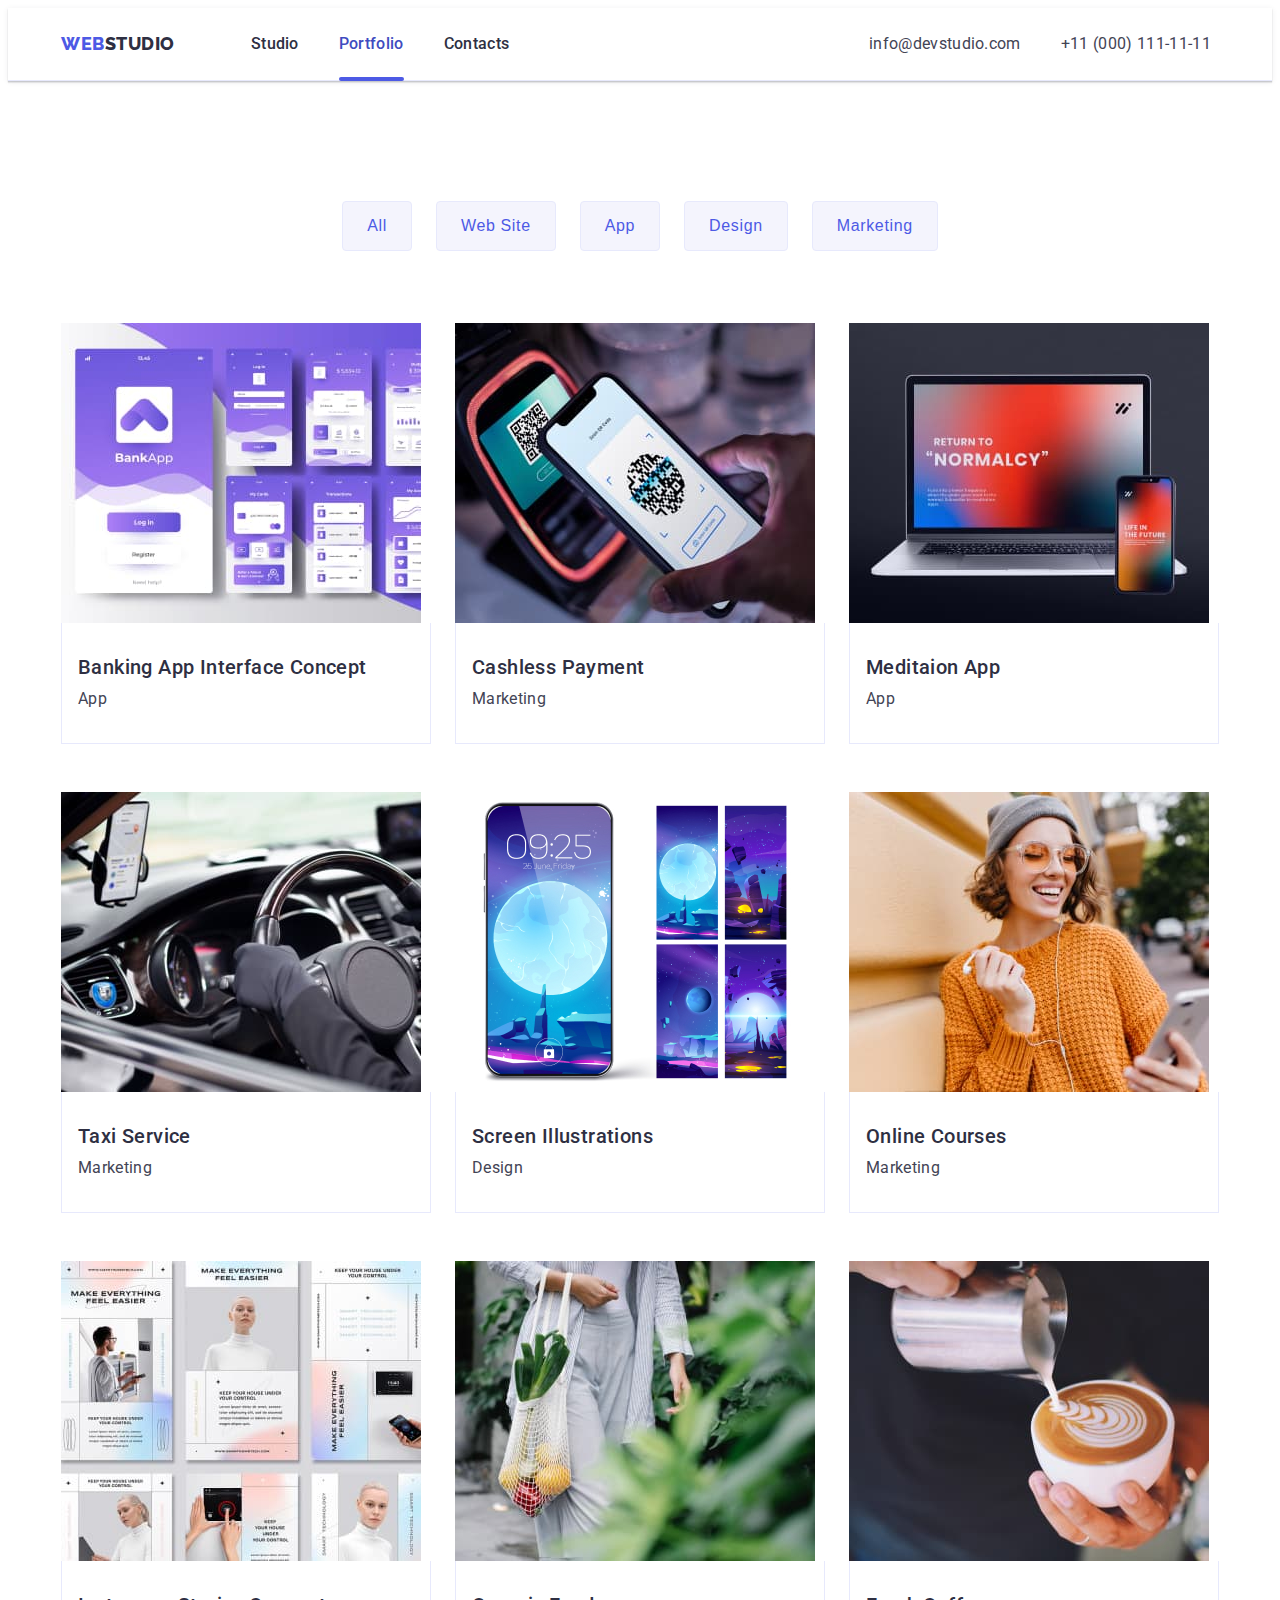
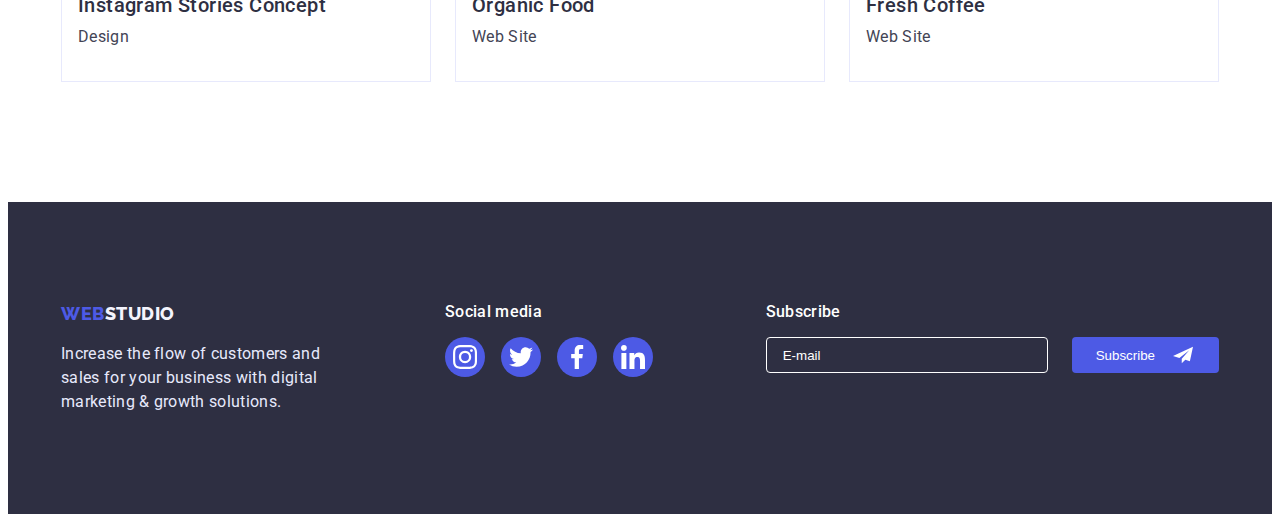
<file: portfolio.html>
<!DOCTYPE html>
<html lang="en">

<head>
    <meta charset="UTF-8">
    <meta http-equiv="X-UA-Compatible" content="IE=edge">
    <meta name="viewport" content="width=device-width, initial-scale=1.0">
    <title>Портфоліо</title>
    <link rel="preconnect" href="https://fonts.googleapis.com">
    <link rel="preconnect" href="https://fonts.gstatic.com" crossorigin>
    <link
        href="https://fonts.googleapis.com/css2?family=Raleway:wght@800&family=Roboto:wght@400;500;700;900&display=swap"
        rel="stylesheet">
    <link rel="stylesheet" href="https://cdnjs.cloudflare.com/ajax/libs/modern-normalize/1.1.0/modern-normalize.min.css"
        integrity="sha512-wpPYUAdjBVSE4KJnH1VR1HeZfpl1ub8YT/NKx4PuQ5NmX2tKuGu6U/JRp5y+Y8XG2tV+wKQpNHVUX03MfMFn9Q=="
        crossorigin="anonymous" referrerpolicy="no-referrer" />
    <link rel="stylesheet" href="./css/styles.css">

</head>


<body>
    <!-- Header -->


    <header>
        <div class="container ">
            <div class="header-container">
                <a href="index.html" class="link  logo logo-mob">WEB<span class="logo-part">STUDIO</span></a>
                <button class="mobile-but js-open-menu" type="button">
                    <svg class="burger-icon" width="30px" height="30px">
                        </symbol>
                        <use href="./img/icons.svg#icon-menu-hamburger"></use>
                    </svg>
                </button>

                <nav>
                    <ul class="list nav">
                        <li>
                            <a href="index.html" class="list nav-link  ">Studio</a>
                        </li>
                        <li>
                            <a href="portfolio.html" class="list nav-link active">Portfolio</a>

                        </li>
                        <li>
                            <a href="#" class="list nav-link ">Contacts</a>
                        </li>
                    </ul>
                </nav>


                <address class="address">
                    <ul class=" list contact">
                        <li>
                            <a href="mailto:info@devstudio.com" class=" contact-link">info@devstudio.com</a>
                        </li>
                        <li>
                            <a href="tel:+110001111111" class=" contact-link">+11 (000) 111-11-11</a>
                        </li>
                    </ul>

                </address>

            </div>
        </div>

    </header>

    <main>
        <section class="section">
            <div class="container">
                <h1 class="visually-hidden">Our services</h1>


                <ul class="list but">
                    <li>
                        <button type="button" class="list-but cursor">All</button>
                    </li>
                    <li>
                        <button type="button" class="list-but cursor">Web Site</button>
                    </li>
                    <li>
                        <button type="button" class="list-but cursor">App</button>
                    </li>
                    <li>
                        <button type="button" class="list-but cursor">Design</button>
                    </li>
                    <li>
                        <button type="button" class="list-but but-item cursor">Marketing</button>
                    </li>

                </ul>

                <ul class="list services">
                    <li class="services-item">
                        <a class="services-item-link" href="">
                            <div class="services-item-img">
                                <img class="" src="./img/services/imgbankapp.jpg" alt="Banking" width="360">
                                <div class="overlay">
                                    <p class="overlay-text">
                                        14 Stylish and User-Friendly App Design Concepts · Task Manager App · Calorie
                                        Tracker App · Exotic Fruit Ecommerce App ·
                                        Cloud Storage App
                                    </p>
                                </div>
                            </div>
                            <div class="service-border">
                                <h2 class="services-naam">Banking App Interface Concept</h2>
                                <p class="services-specifics">App</p>
                            </div>
                        </a>
                    </li>
                    <li class="services-item">
                        <a class="services-item-link" href="">
                            <div class="services-item-img">
                                <img class="services-img" src="./img/services/imggsm.jpg" alt="GSM" width="360">
                                <div class="overlay">
                                    <p class="overlay-text">
                                        14 Stylish and User-Friendly App Design Concepts · Task Manager App · Calorie
                                        Tracker App · Exotic Fruit Ecommerce App ·
                                        Cloud Storage App
                                    </p>
                                </div>
                            </div>
                            <div class="service-border">
                                <h2 class="services-naam">Cashless Payment</h2>
                                <p class="services-specifics">Marketing</p>
                            </div>
                        </a>

                    </li>
                    <li class="services-item">
                        <a class="services-item-link" href="">
                            <div class="services-item-img">
                                <img src="./img/services/imglaptop.jpg" alt="laptop" width="360">
                                <div class="overlay">
                                    <p class="overlay-text">
                                        14 Stylish and User-Friendly App Design Concepts · Task Manager App · Calorie
                                        Tracker App · Exotic Fruit Ecommerce App ·
                                        Cloud Storage App
                                    </p>
                                </div>
                            </div>
                            <div class="service-border">
                                <h2 class="services-naam">Meditaion App</h2>
                                <p class="services-specifics">App</p>
                            </div>
                        </a>
                    </li>


                    <li class="services-item">
                        <a class="services-item-link" href="">
                            <div class="services-item-img">
                                <img src="./img/services/imgauto.jpg" alt="auto" width="360">
                                <div class="overlay">
                                    <p class="overlay-text">
                                        14 Stylish and User-Friendly App Design Concepts · Task Manager App · Calorie
                                        Tracker App · Exotic Fruit Ecommerce App ·
                                        Cloud Storage App
                                    </p>
                                </div>
                            </div>
                            <div class="service-border">
                                <h2 class="services-naam">Taxi Service</h2>
                                <p class="services-specifics">Marketing</p>
                            </div>
                        </a>
                    </li>
                    <li class="services-item">
                        <a class="services-item-link" href="">
                            <div class="services-item-img">
                                <img src="./img/services/imgtelefon.jpg" alt="Screen" width="360">
                                <div class="overlay">
                                    <p class="overlay-text">
                                        14 Stylish and User-Friendly App Design Concepts · Task Manager App · Calorie
                                        Tracker App · Exotic Fruit Ecommerce App ·
                                        Cloud Storage App
                                    </p>
                                </div>
                            </div>
                            <div class="service-border">
                                <h2 class="services-naam">Screen Illustrations</h2>
                                <p class="services-specifics">Design</p>
                            </div>
                        </a>
                    </li>
                    <li class="services-item">
                        <a class="services-item-link" href="">
                            <div class="services-item-img">
                                <img src="./img/services/imggirlgms.jpg" alt="Girl gsm" width="360">
                                <div class="overlay">
                                    <p class="overlay-text">
                                        14 Stylish and User-Friendly App Design Concepts · Task Manager App · Calorie
                                        Tracker App · Exotic Fruit Ecommerce App ·
                                        Cloud Storage App
                                    </p>
                                </div>
                            </div>
                            <div class="service-border">
                                <h2 class="services-naam">Online Courses</h2>
                                <p class="services-specifics">Marketing</p>
                            </div>
                        </a>
                    </li>


                    <li class="services-item">
                        <a class="services-item-link" href="">
                            <div class="services-item-img">
                                <img src="./img/services/imgmake.jpg" alt="Instagram " width="360">
                                <div class="overlay">
                                    <p class="overlay-text">
                                        14 Stylish and User-Friendly App Design Concepts · Task Manager App · Calorie
                                        Tracker App · Exotic Fruit Ecommerce App ·
                                        Cloud Storage App
                                    </p>
                                </div>
                            </div>
                            <div class="service-border">
                                <h2 class="services-naam">Instagram Stories Concept</h2>
                                <p class="services-specifics">Design</p>
                            </div>
                        </a>
                    </li>
                    <li class="services-item">
                        <a class="services-item-link" href="">
                            <div class="services-item-img">
                                <img src="./img/services/imgvegetables.jpg" alt="Organic" width="360">
                                <div class="overlay">
                                    <p class="overlay-text">
                                        14 Stylish and User-Friendly App Design Concepts · Task Manager App · Calorie
                                        Tracker App · Exotic Fruit Ecommerce App ·
                                        Cloud Storage App
                                    </p>
                                </div>
                            </div>
                            <div class="service-border">
                                <h2 class="services-naam">Organic Food</h2>
                                <p class="services-specifics">Web Site</p>
                            </div>
                        </a>
                    </li>
                    <li class="services-item">
                        <a class="services-item-link" href="">
                            <div class="services-item-img">
                                <img src="./img/services/imgcoffe.jpg" alt="Coffee" width="360">
                                <div class="overlay">
                                    <p class="overlay-text">
                                        14 Stylish and User-Friendly App Design Concepts · Task Manager App · Calorie
                                        Tracker App · Exotic Fruit Ecommerce App ·
                                        Cloud Storage App
                                    </p>
                                </div>
                            </div>

                            <div class="service-border">
                                <h2 class="services-naam">Fresh Coffee</h2>
                                <p class="services-specifics">Web Site</p>
                            </div>
                        </a>
                    </li>

                </ul>
            </div>

        </section>

    </main>

    <footer class="foot">
        <div class="container">
            <div class="footer-list-container">
                <div class="foot-div">
                    <div class="footer-list1">

                        <a href="index.html" class="link logo ">WEB<span class="logo-part-foot">STUDIO</span></a>

                        <p class="foot-info">Increase the flow of customers and sales for your business with digital
                            marketing &
                            growth solutions.</p>
                    </div>
                    <div class="foot-content">
                        <p class="footer-text">Social media</p>
                        <ul class="footer-list list">
                            <li class="footer-item">
                                <a class="footer-item-link" href="#">
                                    <svg class="footer-icon" width="24px" height="24px">
                                        <use href="./img/icons.svg#icon-instagram"> </use>
                                    </svg> </a>
                            </li>
                            <li class="footer-item">
                                <a class="footer-item-link" href="#">
                                    <svg class="footer-icon" width="24px" height="24px">
                                        <use href="./img/icons.svg#icon-twitter"> </use>
                                    </svg> </a>
                            </li>
                            <li class="footer-item">
                                <a class="footer-item-link" href="#">
                                    <svg class="footer-icon" width="24px" height="24px">
                                        <use href="./img/icons.svg#icon-facebook"> </use>
                                    </svg> </a>
                            </li>
                            <li class="footer-item">
                                <a class="footer-item-link" href="#">
                                    <svg class="footer-icon" width="24px" height="24px">
                                        <use href="./img/icons.svg#icon-linkedin"> </use>
                                    </svg> </a>
                            </li>
                        </ul>

                    </div>
                </div>
                <div class="modal-footer-form">
                    <p class="modal-footer-form-text">Subscribe</p>

                    <form>
                        <div class="modal-form-div">
                            <input class="modal-footer-input" type="email" placeholder="E-mail" required
                                name="user-email" id="footer-email">
                            <button class="modal-footer-but cursor" type="submit">Subscribe
                                <svg class="modal-footer-icon" width="24px" height="20px">
                                    <use href="./img/icons.svg#icon-plane"> </use>
                                </svg>
                            </button>
                        </div>
                    </form>
                </div>

            </div>
        </div>
    </footer>

</body>

</html>
</file>
<file: css/styles.css>
:root {
  --primary-text-color: #2e2f42;
  --primary-white-color: #ffffff;
  --main-light-color: #404bbf;
  --main-font-color: #434455;
  --accent-color: #4d5ae5;
  --secondary-font-color: #e7e9fc;
  --secondory-accent-color: #f4f4fd;
  --hero-drow-color: #bfbfbf;
  --clients-border-color: #8e8f99;
  --footer-icon-color: #4d4d4d;
  --footer-hover-color: #31d0aa;
  --main-foto-color: #6d6d7b;

  /* }Others */
  --modal-idx: 100;
  --anim-fast: 300ms ease-in;
}
body {
  font-family: Roboto;
  color: var(--primary-text-color);
  background-color: var(--primary-white-color);
  font-size: 16px;
}

/* module3 */

h1,
h2,
h3,
p,
ul {
  margin: 0;
}
img {
  display: block;
  max-width: 100%;
  height: auto;
}
header {
  border-bottom: 1px solid #e7e9fc;
  box-shadow: 0px 2px 1px rgba(46, 47, 66, 0.08),
    0px 1px 1px rgba(46, 47, 66, 0.16), 0px 1px 6px rgba(46, 47, 66, 0.08);
}
.cursor {
  cursor: pointer;
}
.visually-hidden {
  position: absolute;
  white-space: nowrap;
  width: 1px;
  height: 1px;
  overflow: hidden;
  border: 0;
  padding: 0;
  clip: rect(0 0 0 0);
  clip-path: inset(50%);
  margin: -1px;
}
.list {
  list-style: none;
  text-decoration: none;
  padding: 0;
  margin: 0;
}

.container {
  margin-left: auto;
  margin-right: auto;
  max-width: 428px;
  padding-left: 16px;
  padding-right: 16px;
}
.section {
  padding-top: 96px;
  padding-bottom: 96px;
}

.header-container {
  display: flex;
  align-items: center;

  justify-content: space-between;
}

.head-item {
  display: flex;
}

/* .contact {
  display: none;
} */

@media screen and (min-width: 768px) {
  .container {
    max-width: 768px;
  }
  .container-tabl {
    max-width: 584px;
    padding-left: 16px;
    padding-right: 16px;
  }
  .contact {
    padding-top: 16px;
  }
}
@media screen and (min-width: 1200px) {
  .container {
    max-width: 1158px;
    padding-left: 15px;
    padding-right: 15px;
  }
  .section {
    padding-top: 120px;
    padding-bottom: 120px;
  }
  .contact {
    display: flex;
    padding-bottom: 0px;
    width: 350px;
    height: 24px;
    gap: 40px;
    padding-top: 24px;
  }
  .header-container {
    display: flex;
  }
}

/* index:html */

/* HEDEAR */
.logo {
  font-style: normal;
  font-family: "Raleway";
  font-weight: 800;
  font-size: 18px;
  line-height: 1.33;

  letter-spacing: 0.03em;

  color: var(--accent-color);
  text-decoration: none;
  padding-top: 24px;
  padding-bottom: 22px;
}

.logo-part {
  color: var(--primary-text-color);
}
.nav {
  display: none;
}
.nav-link {
  font-style: normal;
  font-weight: 500;
  line-height: 1.5;
  position: relative;

  letter-spacing: 0.02em;
  color: var(--primary-text-color);
  display: block;
  padding-top: 24px;
  padding-bottom: 24px;

  transition-property: color;
  transition-duration: 250ms;
  transition-timing-function: cubic-bezier(0.4, 0, 0.2, 1);
  outline: transparent;
}

.nav-link:hover,
.nav-link:focus {
  color: var(--main-light-color);
}
.nav-link.active::after {
  content: "";
  display: block;

  bottom: -1px;
  position: absolute;
  width: 100%;
  height: 4px;
  background-color: var(--accent-color);
  border-radius: 2px;
}

.nav-link.active {
  color: var(--main-light-color);
}
@media only screen and (min-width: 768px) {
  .logo {
    padding-bottom: 24px;
  }
  .nav {
    display: flex;
    align-items: center;
    justify-content: space-between;
    gap: 40px;
  }
  .header-container {
    display: flex;

    flex-direction: row;
    align-items: flex-start;
    justify-content: space-between;
    padding: 0px;
  }
}
@media only screen and (min-width: 1200px) {
  .logo {
    margin-right: 76px;
  }
  .nav-link {
    padding-top: 24px;
  }
}

.address {
  margin-left: auto;
  display: none;
}
.contact-link {
  display: block;
  font-style: normal;

  list-style: none;
  text-decoration: none;

  color: var(--main-font-color);
  transition-property: color;
  transition-duration: 250ms;
  transition-timing-function: cubic-bezier(0.4, 0, 0.2, 1);
  outline: transparent;
}
.contact-link:hover,
.contact-link:focus {
  color: var(--main-light-color);
}
@media only screen and (min-width: 768px) {
  .address {
    display: flex;

    margin-left: 0;
  }
  .contact-link {
    letter-spacing: 0.04em;
    font-weight: 400;
    font-size: 12px;
    line-height: 1.16;
  }
  .contact > li:first-child {
    margin-bottom: 12px;
  }
}
@media only screen and (min-width: 1200px) {
  .address {
    margin-left: auto;
  }
  .contact-link {
    font-size: 16px;
    line-height: 1.5;
    letter-spacing: 0.02em;
  }
  .contact > li:first-child {
    margin-bottom: 0px;
  }
}
/* MAIN */
.hero {
  max-width: 1440px;
  background-color: var(--primary-text-color);
  background-image: linear-gradient(
      rgba(46, 47, 66, 0.7),
      rgba(46, 47, 66, 0.7)
    ),
    url(../img/price/heromob1.webp);

  background-repeat: no-repeat;
  background-position: center;

  background-size: cover;
  padding: 112px 0px;
  margin: 0 auto;
}
@media (min-device-pixel-ratio: 2),
  (min-resolution: 192dpi),
  (min-resolution: 2dppx) {
  .hero {
    background-image: linear-gradient(
        rgba(46, 47, 66, 0.7),
        rgba(46, 47, 66, 0.7)
      ),
      url("../img/price/heromob2x.webp");
  }
}
@media only screen and (min-width: 481px) {
  .hero {
    background-image: linear-gradient(
        rgba(46, 47, 66, 0.7),
        rgba(46, 47, 66, 0.7)
      ),
      url(../img/price/herotabl1.webp);
  }
  @media (min-device-pixel-ratio: 2),
    (min-resolution: 192dpi),
    (min-resolution: 2dppx) {
    .hero {
      background-image: linear-gradient(
          rgba(46, 47, 66, 0.7),
          rgba(46, 47, 66, 0.7)
        ),
        url("../img/price/herotabl2x.webp");
    }
  }
}

@media only screen and (min-width: 769px) {
  .hero {
    background-image: linear-gradient(
        rgba(46, 47, 66, 0.7),
        rgba(46, 47, 66, 0.7)
      ),
      url(../img/price/herodesk@1.webp);
  }
  @media (min-device-pixel-ratio: 2),
    (min-width: 469px) (min-resolution: 192dpi),
    (min-resolution: 2dppx) {
    .hero {
      background-image: linear-gradient(
          rgba(46, 47, 66, 0.7),
          rgba(46, 47, 66, 0.7)
        ),
        url("../img/price/herodesk@2x.webp");
    }
  }
}

.hero-title {
  max-width: 320px;
  font-size: 36px;
  line-height: 1.11;
  text-align: center;
  letter-spacing: 0.02em;
  color: var(--primary-white-color);

  margin-left: auto;
  margin-right: auto;
  margin-bottom: 48px;
}
.hero-but {
  font-weight: 500;
  font-size: 16px;
  line-height: 1.5;
  width: 169px;
  height: 56px;
  display: flex;
  align-items: center;
  justify-content: center;
  letter-spacing: 0.04em;
  border: 0px;
  margin: auto;
  box-shadow: 0px 4px 4px rgba(0, 0, 0, 0.15);
  border-radius: 4px;
  color: var(--primary-white-color);
  background-color: var(--accent-color);
  transition-property: background-color;
  transition-duration: 250ms;
  transition-timing-function: cubic-bezier(0.4, 0, 0.2, 1);
  outline: transparent;
}

.hero-but:hover,
.hero-but:focus {
  background-color: var(--main-light-color);
}

.img {
  display: flex;
  gap: 24px;
}
.img-item {
  width: 360px;
}
.img-item:hover {
  box-shadow: 0px 4px 4px rgba(0, 0, 0, 0.25);
}
@media only screen and (min-width: 768px) {
  .hero-title {
    max-width: 496px;
    font-size: 56px;
    line-height: 1.07;
    width: 496px;
    height: 120px;
  }
}
@media only screen and (min-width: 1200px) {
  .hero {
    padding: 188px 0px;
  }
}
/* section2 */

.informacion {
  display: flex;
  flex-direction: column;
  align-items: center;
  padding: 0px;
  row-gap: 72px;
}
.informacion-item {
  padding: 0;
}
.informacion-icon {
  display: none;
}

@media screen and (min-width: 768px) {
  .informacion {
    flex-direction: row;
    flex-wrap: wrap;
    column-gap: 24px;
  }

  .informacion-item {
    max-width: 356px;
  }
}
@media screen and (min-width: 1200px) {
  .informacion {
    flex-wrap: none;
    flex-direction: row;
    justify-content: space-between;
  }
  .informacion-item {
    max-width: 264px;
  }
  .informacion-icon {
    display: flex;
    align-items: center;
    justify-content: center;
    height: 112px;
    background: var(--secondory-accent-color);
    border-radius: 4px;
    margin-bottom: 8px;
  }
}

/* section-4 */
.werk {
  display: flex;
  flex-direction: column;
  align-items: center;
  gap: 72px;
}

.werk-item {
  background-color: var(--primary-white-color);

  box-shadow: 0px 1px 6px rgba(46, 47, 66, 0.08),
    0px 1px 1px rgba(46, 47, 66, 0.16), 0px 2px 1px rgba(46, 47, 66, 0.08);
  border-radius: 0px 0px 4px 4px;
}

.werk-item-text {
  text-align: center;
  padding: 32px 16px;
}
@media only screen and (min-width: 768px) {
  .werk {
    flex-direction: row;
    flex-wrap: wrap;
    justify-content: center;
    align-items: center;
    gap: 24px;
    row-gap: 72px;
  }
  .werk-item {
    width: 264px;
  }
}
@media only screen and (min-width: 1200px) {
  .werk {
    flex-wrap: none;
    justify-content: space-between;
  }
}
/* text */
.section-title {
  margin-bottom: 72px;
}

.section-item-hero {
  background: var(--secondory-accent-color);
}

.section-subtitle {
  font-weight: 500;
  font-size: 20px;
  line-height: 1.2;
  text-align: center;
  letter-spacing: 0.02em;
  margin-bottom: 8px;
}

.mob-title {
  font-weight: 700;
  font-size: 36px;
  line-height: 1.11;
}

.section-description {
  font-weight: 500;
  font-size: 16px;
  line-height: 1.5;
  letter-spacing: 0.02em;
  color: var(--main-font-color);
}
.mob-description {
  font-weight: 400;
  margin-bottom: 8px;
}

.section-title {
  font-size: 36px;
  line-height: 1.11;
  text-align: center;
  letter-spacing: 0.02em;
  text-transform: capitalize;
}
.section-img-item {
  display: none;
  padding-top: 0px;
}
@media only screen and (min-width: 768px) {
  .section-subtitle {
    text-align: left;
  }
  .mob-title {
  }

  .werk-item-text > .section-subtitle {
    text-align: center;
  }
}

@media only screen and (min-width: 1200px) {
  .section-img-item {
    display: flex;
    padding-top: 0px;
  }
  .section-subtitle {
    font-weight: 500;
    font-size: 20px;
    line-height: 1.2;
  }
  .section-description {
    font-weight: 400;
  }
}
/* section3 */

/* MAIN PORTFOLIO  */
/* but */
.but {
  display: flex;
  justify-content: center;
  margin-bottom: 72px;
  gap: 24px;
  transition-property: color;
  transition-duration: 250ms;
  transition-timing-function: cubic-bezier(0.4, 0, 0.2, 1);
}

.list-but:hover,
.list-but:focus {
  color: var(--secondory-accent-color);
  background-color: var(--main-light-color);
  box-shadow: 0px 3px 1px rgba(0, 0, 0, 0.1), 0px 2px 1px rgba(0, 0, 0, 0.08),
    0px 2px 2px rgba(0, 0, 0, 0.12);
  border: 1px solid rgba(0, 0, 0, 0.1);
}

.list-but {
  font-style: normal;
  font-weight: 500;
  font-size: 16px;
  line-height: 1.5;
  letter-spacing: 0.04em;
  padding: 12px 24px;
  color: var(--accent-color);
  background: var(--secondory-accent-color);
  border: 1px solid var(--secondary-font-color);
  border-radius: 4px;

  transition-property: color, background-color, box-shadow;
  transition-duration: 250ms;
  transition-timing-function: cubic-bezier(0.4, 0, 0.2, 1);
  outline: transparent;
}

.but-item {
  margin-right: 0px;
}

.but:hover {
  color: var(--primary-white-color);
}

/* MAIN SERVICE */
.services {
  display: flex;
  flex-wrap: wrap;
  gap: 48px 24px;
}
.services-item-img {
  position: relative;
  overflow: hidden;
}

.overlay {
  position: absolute;
  top: 0;
  left: 0;
  padding: 40px 32px;
  width: 100%;
  height: 100%;
  transform: translateY(100%);

  backdrop-filter: blur(2px);
  background-color: var(--accent-color);
  transition-property: transform;
  transition-duration: 250ms;
  transition-timing-function: cubic-bezier(0.4, 0, 0.2, 1);
}

.services-item-link:hover .overlay,
.services-item-link:focus .overlay {
  transform: translateY(0);
}
.overlay-text {
  font-size: 16px;
  line-height: calc(24 / 16);
  letter-spacing: 0.02em;
  color: var(--secondory-accent-color);
}

.services-item {
  flex-basis: calc((100% - 48px) / 3);
}
.services-item-link {
  display: block;
  text-decoration: none;
  transition-property: border, box-shadow;
  transition-duration: 250ms;
  transition-timing-function: cubic-bezier(0.4, 0, 0.2, 1);
  outline: transparent;
}
.services-item-link:hover,
.services-item-link:focus {
  box-shadow: 0px 1px 6px rgba(46, 47, 66, 0.08),
    0px 1px 1px rgba(46, 47, 66, 0.16), 0px 2px 1px rgba(46, 47, 66, 0.08);
}

.service-border {
  padding: 32px 16px;
  border: 1px solid var(--secondary-font-color);
  border-top: none;
}

.services-naam {
  font-weight: 500;
  font-size: 20px;
  line-height: 1.2;
  color: var(--primary-text-color);

  letter-spacing: 0.02em;
  margin-bottom: 8px;
}
.services-specifics {
  line-height: 1.5;

  letter-spacing: 0.02em;
  color: var(--main-font-color);
}

/* index */
/* secion4 */
.clients {
  display: flex;
  flex-wrap: wrap;
  justify-content: center;
  gap: 16px;
  row-gap: 72px;
}
/* .clients-item {
  margin-bottom: 72px;
}
.clients-item */

.clients-link {
  display: flex;
  align-items: center;
  justify-content: center;
  width: 190px;
  height: 88px;
  border: 1px solid var(--clients-border-color);
  border-radius: 4px;
  transition-property: border;
  transition-duration: 250ms;
  transition-timing-function: cubic-bezier(0.4, 0, 0.2, 1);
  outline: transparent;
  margin: 0;
}
.clients-link:hover,
.clients-link:focus {
  border: 1px solid var(--accent-color);
}

.clients-icons {
  fill: var(--clients-border-color);
  transition-property: fill;
  transition-duration: 250ms;
  transition-timing-function: cubic-bezier(0.4, 0, 0.2, 1);
}
.clients-link:hover .clients-icons,
.clients-link:focus .clients-icons {
  fill: var(--accent-color);
}
@media only screen and (min-width: 768px) {
  .clients-link {
    width: 168px;
  }
  .clients {
    gap: 24px;
    row-gap: 72px;
  }
}
@media only screen and (min-width: 1200px) {
  .clients {
  }
}
/* section4 */

/* foot-footer */
.foot {
  background-color: var(--primary-text-color);
  padding-top: 96px;
  padding-bottom: 96px;
}
.footer-list-container {
  display: block;
}
.footer-list1 {
  margin-left: auto;
  margin-right: auto;
  max-width: 268px;
  padding: 0px;
  margin-bottom: 72px;
}
.logo-part-foot {
  color: var(--secondory-accent-color);
}

.foot-info {
  margin-bottom: 0px;
  margin-top: 16px;
  width: 264px;
  line-height: 1.5;
  letter-spacing: 0.02em;
  color: var(--secondary-font-color);
}
.foot-div {
  display: block;
  margin-bottom: 72px;
}
/* foot-footer */
@media only screen and (min-width: 768px) {
  .footer-list1 {
    text-align: left;
    width: 264px;
    margin-bottom: 0px;

    margin-left: 0px;
    margin-right: 24px;
  }
  .foot-div {
    display: flex;
  }
}
@media only screen and (min-width: 1200px) {
  .foot {
    padding-top: 100px;
    padding-bottom: 100px;
  }
  .footer-list-container {
    display: flex;
  }
  .footer-list1 {
    margin-left: 0px;
    margin-right: 0px;
    padding-bottom: 0px;
  }
  .foot-div {
    margin-bottom: 0px;
  }
}
/* foot2 */
.foot-content {
}

.footer-text {
  text-align: center;
  font-weight: 500;
  margin-bottom: 16px;
  letter-spacing: 0.02em;
  color: var(--primary-white-color);
}
.footer-list1 > .logo {
  padding: 0px;
  margin: 0px;
  display: block;
  text-align: center;
}

.footer-list {
  justify-content: center;
  gap: 16px;
  padding: 0px;
  display: flex;
}

.footer-item-link {
  display: flex;
  align-items: center;
  justify-content: center;
  width: 40px;
  height: 40px;
  border-radius: 50%;
  background-color: var(--accent-color);
  transition-property: background-color;
  transition-duration: 250ms;
  transition-timing-function: cubic-bezier(0.4, 0, 0.2, 1);
  outline: transparent;
}

.footer-icon {
  fill: var(--primary-white-color);
}
.footer-item-link:hover,
.footer-item-link:focus {
  background-color: var(--footer-hover-color);
}
/* foot2 */
@media only screen and (min-width: 768px) {
  .foot-content {
    padding-left: 0px;
    margin-left: 0px;
    padding-bottom: 0px;
  }
  .footer-text {
    text-align: left;
  }
  .footer-list1 > .logo {
    text-align: left;
  }
}
@media only screen and (min-width: 1200px) {
  .foot-content {
    margin-left: 120px;
  }
}

/* footer/div/modal */

.modal-footer-but {
  background-color: var(--accent-color);
  font-weight: 500;
  margin-left: auto;
  margin-right: auto;
  border: none;
  border-radius: 4px;
  display: flex;
  flex-direction: row;
  justify-content: center;
  align-items: center;
  padding: 8px 24px;
  gap: 16px;
  color: var(--primary-white-color);
  transition-property: background-color;
  transition-duration: 250ms;
  transition-timing-function: cubic-bezier(0.4, 0, 0.2, 1);
}
.modal-footer-but:hover,
.modal-footer-but:focus {
  background-color: var(--main-light-color);
}
.modal-footer-icon {
  vertical-align: middle;
}
.modal-form-div {
  display: block;
}

.modal-footer-input::placeholder {
  color: var(--primary-white-color);
}
.modal-footer-input {
  width: 100%;
  padding-left: 16px;
  padding-top: 8px;
  padding-bottom: 8px;
  padding-right: 0px;
  margin-bottom: 16px;
  background-color: transparent;
  color: var(--primary-white-color);
  border: 1px solid var(--primary-white-color);
  border-radius: 4px;
  outline: 2px solid transparent;
  outline-offset: -2px;
  transition-property: outline-color;
  transition-duration: 250ms;
  transition-timing-function: cubic-bezier(0.4, 0, 0.2, 1);
}
.modal-footer-input:focus {
  outline-color: var(--accent-color);
}
.modal-footer-form-text {
  color: var(--primary-white-color);
  font-weight: 500;
  margin-bottom: 16px;
  font-size: 16px;
  letter-spacing: 0.02em;
  text-align: center;
}
.socials-item {
}
/* modalfooter/div */
@media only screen and (min-width: 768px) {
  .modal-form-div {
    display: flex;
    gap: 24px;
  }
  .modal-footer-form-text {
    text-align: left;
    /* padding-top: 72px; */
  }
  .modal-footer-form {
    /* padding-left: 108px; */
  }
  .modal-footer-input {
    width: 264px;
    margin-bottom: 0px;
  }
  .modal-footer-but {
    margin-left: 0px;
    margin-right: 0px;
  }
}
@media only screen and (min-width: 1200px) {
  .modal-footer-form {
    margin-left: auto;
    padding-left: 0px;
  }
  .modal-footer-form-text {
    padding-top: 0px;
  }
}

/* sectionItemhero/ul/werk */

.socials {
  display: flex;
  align-items: center;

  gap: 24px;
}

.socials-item-link {
  display: flex;
  justify-content: center;
  align-items: center;
  width: 40px;
  height: 40px;
  background-color: var(--accent-color);
  border-radius: 50%;
  transition-property: background-color;
  transition-duration: 250ms;
  transition-timing-function: cubic-bezier(0.4, 0, 0.2, 1);
  outline: transparent;
}
.socials-item-link:hover,
.socials-item-link:focus {
  background-color: var(--main-light-color);
}
.socials-icon {
  fill: var(--primary-white-color);
}

/* modal window */
.backdrop {
  position: fixed;
  top: 0;
  z-index: var(--modal-idx);
  width: 100%;
  height: 100%;
  background-color: rgba(0, 0, 0, 0.3);
  transition-property: visibility, opacity;
  transition-duration: 250ms;
  transition-timing-function: cubic-bezier(0.4, 0, 0.2, 1);
}
.backdrop.is-hidden {
  opacity: 0;
  visibility: hidden;
  pointer-events: none;
}
.modal {
  position: absolute;
  top: 50%;
  left: 50%;
  width: 392px;

  padding-left: 16px;
  padding-right: 16px;
  padding-top: 72px;
  padding-bottom: 24px;
  transform: translateX(-50%) translateY(-50%);
  background-color: var(--primary-white-color);
  box-shadow: 0px 1px 1px rgba(0, 0, 0, 0.14), 0px 1px 3px rgba(0, 0, 0, 0.12),
    0px 2px 1px rgba(0, 0, 0, 0.2);
  border-radius: 4px;
}
.backdrop.is-hidden.modal {
  opacity: 0;
  transform: translateX(-50%) translateY(-50%) scale(0.3);
}
@media only screen and (max-width: 400px) {
  .modal {
    width: 300px;
  }
}

@media only screen and (min-width: 768px) {
  .modal {
    width: 408px;
    padding-left: 24px;
    padding-right: 24px;
  }
}
@media only screen and (min-width: 1200px) {
   {
  }
}
.modal-btn {
  position: absolute;
  top: 0;
  right: 0;
  transform: translateX(-50%) translateY(50%);
  display: flex;
  align-items: center;
  justify-content: center;
  width: 24px;
  height: 24px;
  border: transparent;
  border-radius: 50%;

  transition-property: background-color;
  transition-duration: 250ms;
  transition-timing-function: cubic-bezier(0.4, 0, 0.2, 1);
}
.modal-btn:focus,
.modal-btn:hover {
  background-color: var(--accent-color);
}
@media only screen and (min-width: 768px) {
  .modal-btn {
    width: 30px;
    height: 30px;
  }
}
@media only screen and (min-width: 1200px) {
   {
  }
}
.modal-icon {
  transition-property: fill;
  transition-duration: 250ms;
  transition-timing-function: cubic-bezier(0.4, 0, 0.2, 1);
}
.modal-btn:hover .modal-icon,
.modal-btn:focus .modal-icon {
  fill: var(--primary-white-color);
}
.modal-form-label {
  display: block;
  font-size: 12px;
  margin-bottom: 4px;
  color: var(--clients-border-color);
}
.modal-form-group {
  position: relative;
  margin-bottom: 8px;
}
.modal-form-field {
  width: 100%;
  height: 40px;
  padding: 5px 30px;
  border-radius: 4px;
  border: 1px solid var(--clients-border-color);
  outline: 2px solid transparent;
  outline-offset: -2px;
  transition-property: outline-color;
  transition-duration: 250ms;
  transition-timing-function: cubic-bezier(0.4, 0, 0.2, 1);
}
.modal-form-field:focus {
  outline-color: var(--accent-color);
}
.modal-form-icon {
  position: absolute;
  top: 50%;
  left: 3%;
  transform: translateY(-50%);
  transition-property: fill;
  transition-duration: 250ms;
  transition-timing-function: cubic-bezier(0.4, 0, 0.2, 1);
}
.modal-form-field:focus + .modal-form-icon {
  fill: var(--accent-color);
}
.modal-form-massage {
  display: block;
  width: 100%;
  height: 120px;
  padding: 5px 12px;
  margin-bottom: 19px;
  resize: none;
  border-radius: 4px;
  border: 1px solid var(--clients-border-color);
  outline: 2px solid transparent;
  outline-offset: -2px;
  transition-property: outline-color;
  transition-duration: 250ms;
  transition-timing-function: cubic-bezier(0.4, 0, 0.2, 1);
}
.modal-form-massage:focus {
  outline-color: var(--accent-color);
}
.modal-form-massage::placeholder {
  color: var(--clients-border-color);
}
.modal-form-agreement {
  display: flex;
  align-items: center;
  gap: 8px;
  margin-bottom: 20px;
}
.modal-form-checkbox:checked {
  width: 16px;
  height: 16px;
}
.modal-form-checkbox:checked + .modal-form-checkbox-custom > .checked {
  opacity: 1;
}
.modal-form-checkbox:checked + .modal-form-checkbox-custom > .unchecked {
  opacity: 0;
}
.modal-form-checkbox-custom {
  cursor: pointer;
}
.modal-but {
  cursor: pointer;
}
.checked {
  opacity: 0;
  transition-duration: 250ms;
  transition-timing-function: cubic-bezier(0.4, 0, 0.2, 1);
}
.unchecked {
  opacity: 1;
}
.modal-form-text {
  font-size: 13px;
  color: var(--clients-border-color);
}
.modal-form-link {
  color: var(--accent-color);
  text-decoration: underline;
}
.modal-text {
  font-size: 17px;
}
.modal-form-label:first-child {
  margin-top: 16px;
}
/* mobile-but  header */
.mobile-but {
  display: flex;
  align-items: center;
  width: 30px;
  height: 23px;
  padding: 0px;
  margin-left: auto;
  border: transparent;
  background-color: transparent;
}

@media only screen and (min-width: 768px) {
  .mobile-but {
    display: none;
  }
}
@media only screen and (min-width: 1200px) {
}

.mobile-menu {
  position: fixed;
  display: flex;
  flex-direction: column;
  justify-content: space-between;
  overflow: auto;
  padding-top: 80px;
  padding-bottom: 40px;
  padding-left: 40px;
  padding-right: 40px;
  width: 100%;
  height: 100vh;
  top: 0;
  left: 0;
  opacity: 0;
  visibility: hidden;
  pointer-events: none;
  transform: translateX(100%);
  transition-duration: 250ms;
  transition-timing-function: cubic-bezier(0.4, 0, 0.2, 1);
  background-color: var(--primary-white-color);
}
.mobile-menu.is-open {
  transform: translateX(0);
  opacity: 1;
  visibility: visible;
  pointer-events: initial;

  transition-duration: 250ms;

  transition-timing-function: cubic-bezier(0.4, 0, 0.2, 1);
}
.modal-mobile {
  width: 100%;
}
.mobail-menu-close {
  position: absolute;
  border: none;
  border-radius: 50%;
  border: 1px solid var(--primary-text-color);
  transition-duration: 250ms;
  transition-timing-function: cubic-bezier(0.4, 0, 0.2, 1);

  background-color: var(--primary-white-color);
  top: 24px;
  right: 24px;
}
.mobile-list-icon {
  display: flex;
  flex-direction: row;
  align-items: flex-start;
  padding: 0px;
  gap: 20px;
}
@media only screen and (min-width: 420px) {
  .mobile-icon2 {
    gap: 56px;
  }
}
.mobile-icon2 {
}
.modal-list {
  display: flex;
  flex-direction: column;
  align-items: flex-start;

  gap: 40px;
}

.mobile-address {
  display: flex;
  flex-direction: column;
  font-style: normal;

  padding: 0px;
  gap: 40px;
}
.mobile-tel {
  width: 100%;
  font-weight: 700;
  font-size: 36px;
  line-height: 1.11;
  color: var(--accent-color);
  transition-property: color;
  transition-duration: 250ms;
  transition-timing-function: cubic-bezier(0.4, 0, 0.2, 1);
}

.mobile-email {
  color: var(--primary-text-color);
  font-weight: 500;
  font-size: 20px;
  line-height: 1.2;
  letter-spacing: 0.02em;
}
.mobile-link {
  font-style: normal;
  font-weight: 700;
  font-size: 36px;
  line-height: 1.11;

  text-transform: capitalize;

  letter-spacing: 0.02em;
  color: var(--primary-text-color);

  transition-property: color;
  transition-duration: 250ms;
  transition-timing-function: cubic-bezier(0.4, 0, 0.2, 1);
}

.mobile-link:hover,
.mobile-link:focus {
  color: var(--main-light-color);
}
.mobile-list-icon {
  margin-top: 40px;
}
.mobile-link.active {
  color: var(--accent-color);
}
.burger-icon {
  stroke: var(--primary-text-color);
}
</file>
